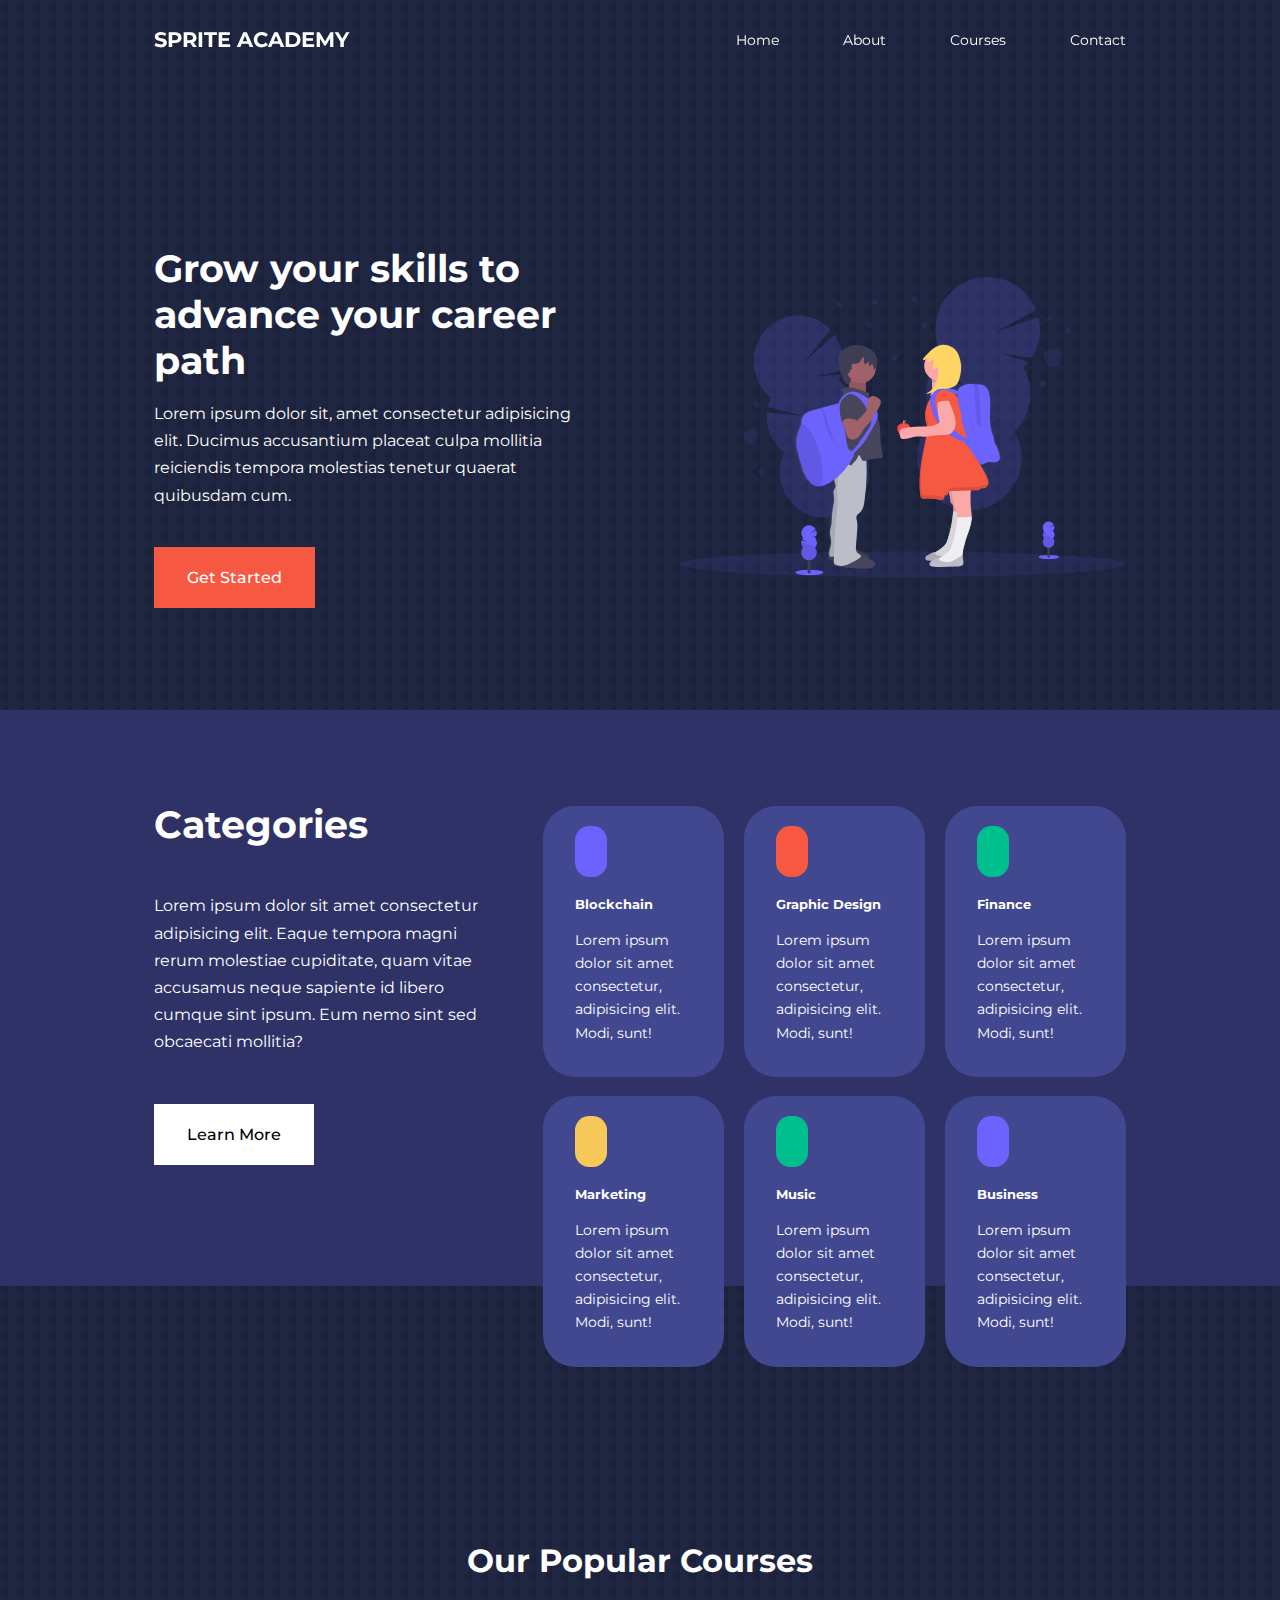
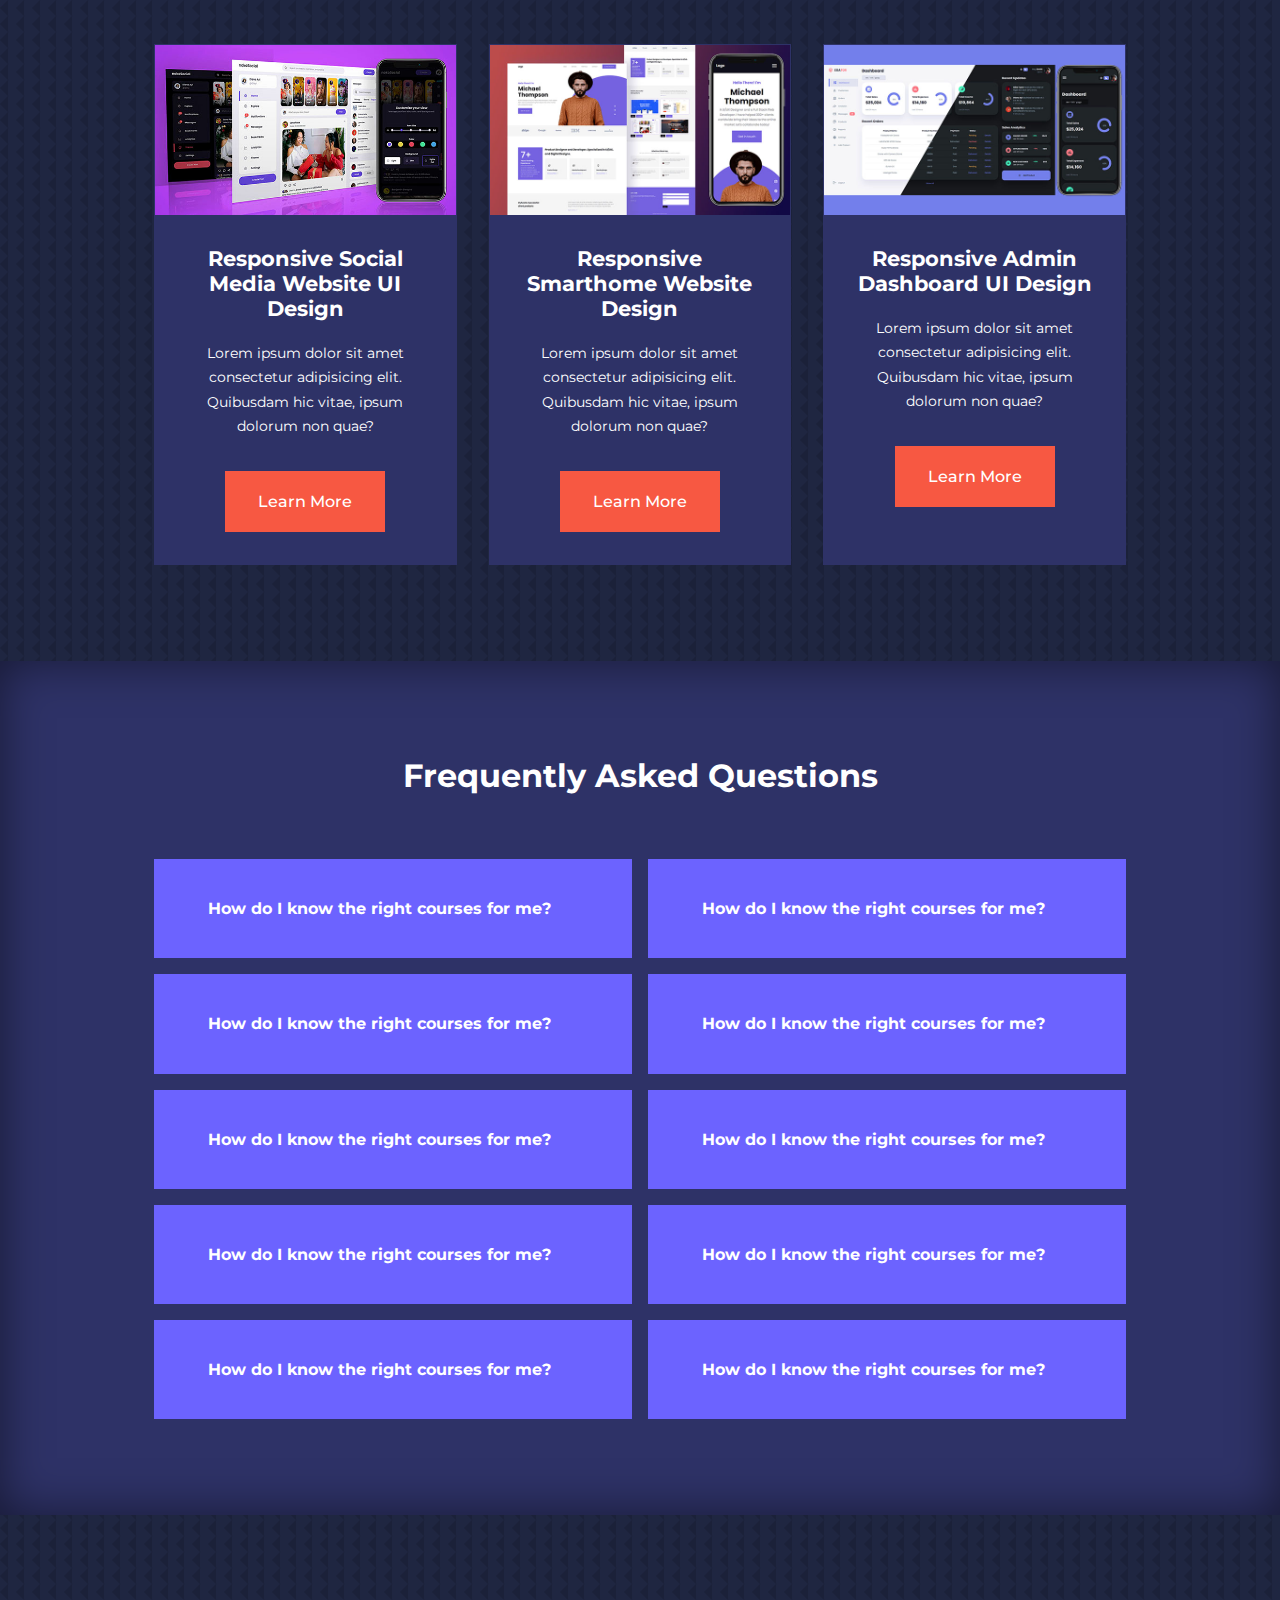
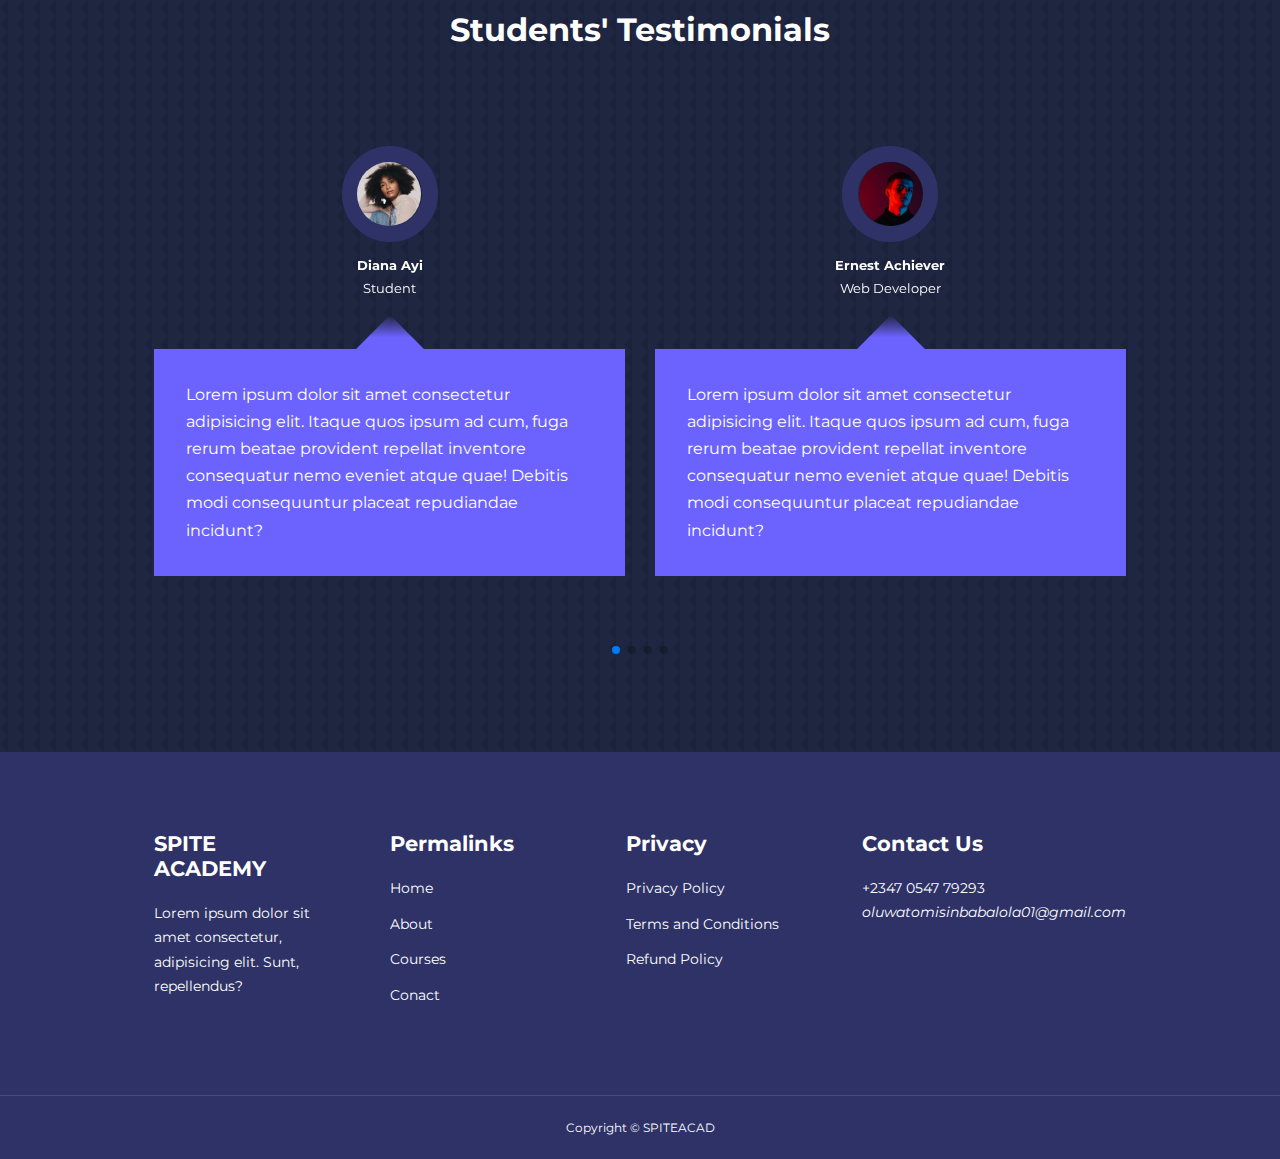
<file: index.html>
<!DOCTYPE html>
<html lang="en">
  <head>
    <meta charset="UTF-8" />
    <meta http-equiv="X-UA-Compatible" content="IE=edge" />
    <meta name="viewport" content="width=device-width, initial-scale=1.0" />
    <title>School Website</title>
    <link
      href="https://fonts.googleapis.com/css2?family=Montserrat:ital,wght@0,100;0,200;0,300;0,400;0,500;0,600;0,700;0,900;1,100;1,200;1,300;1,400;1,500;1,600;1,700;1,800;1,900&display=swap"
      rel="stylesheet"
    />
    <link
      rel="stylesheet"
      href="https://unicons.iconscout.com/release/v4.0.0/css/line.css"
    />
    <link rel="stylesheet" href="./css/style.css" />
    <!-- SWIPERJS -->
    <link
      rel="stylesheet"
      href="https://cdn.jsdelivr.net/npm/swiper@8/swiper-bundle.min.css"
    />
    <link
      rel="icon"
      type="image/png"
      sizes="32x32"
      href="./images/spitelogo.png"
    />

    <style>
      body {
        background-image: url(./images/bg-texture.png);
      }
    </style>
  </head>
  <body>
    <nav>
      <div class="container nav_container">
        <a href="index.html"><h4>SPRITE ACADEMY</h4></a>
        <ul class="nav_menu">
          <li><a href="index.html">Home</a></li>
          <li><a href="about.html">About</a></li>
          <li><a href="course.html">Courses</a></li>
          <li><a href="contact.html">Contact</a></li>
        </ul>
        <button id="open-menu-btn"><i class="uil uil-bars"></i></button>
        <button id="close-menu-btn"><i class="uil uil-multiply"></i></button>
      </div>
    </nav>
    <!------------- END OF NAV  -------------->

    <header>
      <div class="container header_container">
        <div class="header_left">
          <h1>Grow your skills to advance your career path</h1>
          <p>
            Lorem ipsum dolor sit, amet consectetur adipisicing elit. Ducimus
            accusantium placeat culpa mollitia reiciendis tempora molestias
            tenetur quaerat quibusdam cum.
          </p>
          <a href="course.html" class="btn btn-primary">Get Started</a>
        </div>

        <div class="header_right">
          <div class="header_right-image">
            <img src="./images/header.svg" alt="" />
          </div>
        </div>
      </div>
    </header>
    <!------------- END OF HEADER  -------------->

    <section class="categories">
      <div class="container categories_container">
        <div class="categories_left">
          <h1>Categories</h1>
          <p>
            Lorem ipsum dolor sit amet consectetur adipisicing elit. Eaque
            tempora magni rerum molestiae cupiditate, quam vitae accusamus neque
            sapiente id libero cumque sint ipsum. Eum nemo sint sed obcaecati
            mollitia?
          </p>
          <div><a href="#" class="btn">Learn More</a></div>
        </div>

        <div class="categories_right">
          <article class="category">
            <span class="category_icon"
              ><i class="uil uil-bitcoin-circle"></i
            ></span>
            <h5>Blockchain</h5>
            <p>
              Lorem ipsum dolor sit amet consectetur, adipisicing elit. Modi,
              sunt!
            </p>
          </article>
          <article class="category">
            <span class="category_icon"><i class="uil uil-palette"></i></span>
            <h5>Graphic Design</h5>
            <p>
              Lorem ipsum dolor sit amet consectetur, adipisicing elit. Modi,
              sunt!
            </p>
          </article>
          <article class="category">
            <span class="category_icon"
              ><i class="uil uil-usd-circle"></i
            ></span>
            <h5>Finance</h5>
            <p>
              Lorem ipsum dolor sit amet consectetur, adipisicing elit. Modi,
              sunt!
            </p>
          </article>
          <article class="category">
            <span class="category_icon"><i class="uil uil-megaphone"></i></span>
            <h5>Marketing</h5>
            <p>
              Lorem ipsum dolor sit amet consectetur, adipisicing elit. Modi,
              sunt!
            </p>
          </article>
          <article class="category">
            <span class="category_icon"><i class="uil uil-music"></i></span>
            <h5>Music</h5>
            <p>
              Lorem ipsum dolor sit amet consectetur, adipisicing elit. Modi,
              sunt!
            </p>
          </article>
          <article class="category">
            <span class="category_icon"
              ><i class="uil uil-puzzle-piece"></i
            ></span>
            <h5>Business</h5>
            <p>
              Lorem ipsum dolor sit amet consectetur, adipisicing elit. Modi,
              sunt!
            </p>
          </article>
        </div>
      </div>
    </section>
    <!------------- END OF CATEGORY  -------------->

    <section class="courses">
      <h2>Our Popular Courses</h2>
      <div class="container courses_container">
        <article class="course">
          <div class="course_img">
            <img src="./images/course1.jpg" alt="course1" />
          </div>
          <div class="course_info">
            <h4>Responsive Social Media Website UI Design</h4>
            <p>
              Lorem ipsum dolor sit amet consectetur adipisicing elit. Quibusdam
              hic vitae, ipsum dolorum non quae?
            </p>
            <a href="course.html" class="btn btn-primary">Learn More</a>
          </div>
        </article>

        <article class="course">
          <div class="course_img">
            <img src="./images/course2.jpg" alt="course2" />
          </div>
          <div class="course_info">
            <h4>Responsive Smarthome Website Design</h4>
            <p>
              Lorem ipsum dolor sit amet consectetur adipisicing elit. Quibusdam
              hic vitae, ipsum dolorum non quae?
            </p>
            <a href="course.html" class="btn btn-primary">Learn More</a>
          </div>
        </article>

        <article class="course">
          <div class="course_img">
            <img src="./images/course3.jpg" alt="course3" />
          </div>
          <div class="course_info">
            <h4>Responsive Admin Dashboard UI Design</h4>
            <p>
              Lorem ipsum dolor sit amet consectetur adipisicing elit. Quibusdam
              hic vitae, ipsum dolorum non quae?
            </p>
            <a href="course.html" class="btn btn-primary">Learn More</a>
          </div>
        </article>
      </div>
    </section>
    <!------------- END OF COURSES -------------->

    <section class="faqs">
      <h2>Frequently Asked Questions</h2>
      <div class="container faqs_container">
        <article class="faq">
          <div class="faq_icon"><i class="uil uil-plus"></i></div>
          <div class="question_answer">
            <h4>How do I know the right courses for me?</h4>
            <p>
              Lorem ipsum, dolor sit amet consectetur adipisicing elit. Modi nam
              excepturi iusto autem omnis quam voluptatum porro odio
              perferendis, ratione dolor inventore accusantium necessitatibus.
              Earum pariatur odio voluptatibus asperiores dolorem.
            </p>
          </div>
        </article>

        <article class="faq">
          <div class="faq_icon"><i class="uil uil-plus"></i></div>
          <div class="question_answer">
            <h4>How do I know the right courses for me?</h4>
            <p>
              Lorem ipsum, dolor sit amet consectetur adipisicing elit. Modi nam
              excepturi iusto autem omnis quam voluptatum porro odio
              perferendis, ratione dolor inventore accusantium necessitatibus.
              Earum pariatur odio voluptatibus asperiores dolorem.
            </p>
          </div>
        </article>

        <article class="faq">
          <div class="faq_icon"><i class="uil uil-plus"></i></div>
          <div class="question_answer">
            <h4>How do I know the right courses for me?</h4>
            <p>
              Lorem ipsum, dolor sit amet consectetur adipisicing elit. Modi nam
              excepturi iusto autem omnis quam voluptatum porro odio
              perferendis, ratione dolor inventore accusantium necessitatibus.
              Earum pariatur odio voluptatibus asperiores dolorem.
            </p>
          </div>
        </article>

        <article class="faq">
          <div class="faq_icon"><i class="uil uil-plus"></i></div>
          <div class="question_answer">
            <h4>How do I know the right courses for me?</h4>
            <p>
              Lorem ipsum, dolor sit amet consectetur adipisicing elit. Modi nam
              excepturi iusto autem omnis quam voluptatum porro odio
              perferendis, ratione dolor inventore accusantium necessitatibus.
              Earum pariatur odio voluptatibus asperiores dolorem.
            </p>
          </div>
        </article>

        <article class="faq">
          <div class="faq_icon"><i class="uil uil-plus"></i></div>
          <div class="question_answer">
            <h4>How do I know the right courses for me?</h4>
            <p>
              Lorem ipsum, dolor sit amet consectetur adipisicing elit. Modi nam
              excepturi iusto autem omnis quam voluptatum porro odio
              perferendis, ratione dolor inventore accusantium necessitatibus.
              Earum pariatur odio voluptatibus asperiores dolorem.
            </p>
          </div>
        </article>

        <article class="faq">
          <div class="faq_icon"><i class="uil uil-plus"></i></div>
          <div class="question_answer">
            <h4>How do I know the right courses for me?</h4>
            <p>
              Lorem ipsum, dolor sit amet consectetur adipisicing elit. Modi nam
              excepturi iusto autem omnis quam voluptatum porro odio
              perferendis, ratione dolor inventore accusantium necessitatibus.
              Earum pariatur odio voluptatibus asperiores dolorem.
            </p>
          </div>
        </article>

        <article class="faq">
          <div class="faq_icon"><i class="uil uil-plus"></i></div>
          <div class="question_answer">
            <h4>How do I know the right courses for me?</h4>
            <p>
              Lorem ipsum, dolor sit amet consectetur adipisicing elit. Modi nam
              excepturi iusto autem omnis quam voluptatum porro odio
              perferendis, ratione dolor inventore accusantium necessitatibus.
              Earum pariatur odio voluptatibus asperiores dolorem.
            </p>
          </div>
        </article>

        <article class="faq">
          <div class="faq_icon"><i class="uil uil-plus"></i></div>
          <div class="question_answer">
            <h4>How do I know the right courses for me?</h4>
            <p>
              Lorem ipsum, dolor sit amet consectetur adipisicing elit. Modi nam
              excepturi iusto autem omnis quam voluptatum porro odio
              perferendis, ratione dolor inventore accusantium necessitatibus.
              Earum pariatur odio voluptatibus asperiores dolorem.
            </p>
          </div>
        </article>

        <article class="faq">
          <div class="faq_icon"><i class="uil uil-plus"></i></div>
          <div class="question_answer">
            <h4>How do I know the right courses for me?</h4>
            <p>
              Lorem ipsum, dolor sit amet consectetur adipisicing elit. Modi nam
              excepturi iusto autem omnis quam voluptatum porro odio
              perferendis, ratione dolor inventore accusantium necessitatibus.
              Earum pariatur odio voluptatibus asperiores dolorem.
            </p>
          </div>
        </article>

        <article class="faq">
          <div class="faq_icon"><i class="uil uil-plus"></i></div>
          <div class="question_answer">
            <h4>How do I know the right courses for me?</h4>
            <p>
              Lorem ipsum, dolor sit amet consectetur adipisicing elit. Modi nam
              excepturi iusto autem omnis quam voluptatum porro odio
              perferendis, ratione dolor inventore accusantium necessitatibus.
              Earum pariatur odio voluptatibus asperiores dolorem.
            </p>
          </div>
        </article>
      </div>
    </section>
    <!------------- END OF FAQS  -------------->

    <section class="container testimonial_container mySwiper">
      <h2>Students' Testimonials</h2>
      <div class="swiper-wrapper">
        <article class="testimonial swiper-slide">
          <div class="avatar">
            <img src="./images/avatar1.jpg" alt="" />
          </div>
          <div class="testimonial_info">
            <h5>Diana Ayi</h5>
            <small>Student</small>
          </div>
          <div class="testimonial_body">
            <p>
              Lorem ipsum dolor sit amet consectetur adipisicing elit. Itaque
              quos ipsum ad cum, fuga rerum beatae provident repellat inventore
              consequatur nemo eveniet atque quae! Debitis modi consequuntur
              placeat repudiandae incidunt?
            </p>
          </div>
        </article>

        <article class="testimonial swiper-slide">
          <div class="avatar">
            <img src="./images/avatar2.jpg" alt="" />
          </div>
          <div class="testimonial_info">
            <h5>Ernest Achiever</h5>
            <small>Web Developer</small>
          </div>
          <div class="testimonial_body">
            <p>
              Lorem ipsum dolor sit amet consectetur adipisicing elit. Itaque
              quos ipsum ad cum, fuga rerum beatae provident repellat inventore
              consequatur nemo eveniet atque quae! Debitis modi consequuntur
              placeat repudiandae incidunt?
            </p>
          </div>
        </article>

        <article class="testimonial swiper-slide">
          <div class="avatar">
            <img src="./images/avatar3.jpg" alt="" />
          </div>
          <div class="testimonial_info">
            <h5>Edem Quist</h5>
            <small>Student</small>
          </div>
          <div class="testimonial_body">
            <p>
              Lorem ipsum dolor sit amet consectetur adipisicing elit. Itaque
              quos ipsum ad cum, fuga rerum beatae provident repellat inventore
              consequatur nemo eveniet atque quae! Debitis modi consequuntur
              placeat repudiandae incidunt?
            </p>
          </div>
        </article>

        <article class="testimonial swiper-slide">
          <div class="avatar">
            <img src="./images/avatar4.jpg" alt="" />
          </div>
          <div class="testimonial_info">
            <h5>Hajia Bintu</h5>
            <small>Student</small>
          </div>
          <div class="testimonial_body">
            <p>
              Lorem ipsum dolor sit amet consectetur adipisicing elit. Itaque
              quos ipsum ad cum, fuga rerum beatae provident repellat inventore
              consequatur nemo eveniet atque quae! Debitis modi consequuntur
              placeat repudiandae incidunt?
            </p>
          </div>
        </article>

        <article class="testimonial swiper-slide">
          <div class="avatar">
            <img src="./images/avatar5.jpg" alt="" />
          </div>
          <div class="testimonial_info">
            <h5>Jane Doe</h5>
            <small>Student</small>
          </div>
          <div class="testimonial_body">
            <p>
              Lorem ipsum dolor sit amet consectetur adipisicing elit. Itaque
              quos ipsum ad cum, fuga rerum beatae provident repellat inventore
              consequatur nemo eveniet atque quae! Debitis modi consequuntur
              placeat repudiandae incidunt?
            </p>
          </div>
        </article>
      </div>
      <div class="swiper-pagination"></div>
    </section>
    <!-- END OF TESTIMONIALS -->

    <footer class="footer">
      <div class="container footer_container">
        <div class="footer1">
          <a href="index.html" class="footerlogo"><h4>SPITE ACADEMY</h4></a>
          <p>
            Lorem ipsum dolor sit amet consectetur, adipisicing elit. Sunt,
            repellendus?
          </p>
        </div>

        <div class="footer2">
          <h4>Permalinks</h4>
          <ul class="permalinks">
            <li><a href="index.html">Home</a></li>
            <li><a href="about.html">About</a></li>
            <li><a href="courses.html">Courses</a></li>
            <li><a href="contact.html">Conact</a></li>
          </ul>
        </div>

        <div class="footer3">
          <h4>Privacy</h4>
          <ul class="privacy">
            <li><a href="#">Privacy Policy</a></li>
            <li><a href="#">Terms and Conditions</a></li>
            <li><a href="#">Refund Policy</a></li>
          </ul>
        </div>

        <div class="footer4">
          <h4>Contact Us</h4>
          <div>
            <p>+2347 0547 79293</p>
            <address>
              <a href="mailto:oluwatomisinbabalola01@gmail.com"
                >oluwatomisinbabalola01@gmail.com</a
              >
            </address>
          </div>

          <ul class="footer_socials">
            <li>
              <a href=""><i class="uil uil-facebook-f"></i></a>
            </li>
            <li>
              <a href=""><i class="uil uil-linkedin-alt"></i></a>
            </li>
            <li>
              <a href=""><i class="uil uil-instagram"></i></a>
            </li>
            <li>
              <a href=""><i class="uil uil-whatsapp"></i></a>
            </li>
          </ul>
        </div>
      </div>

      <div class="footer_copyright">
        <small>Copyright &copy; SPITEACAD</small>
      </div>
    </footer>

    <script src="./main.js" async defer></script>
    <script src="https://cdn.jsdelivr.net/npm/swiper@8/swiper-bundle.min.js"></script>

    <script>
      var swiper = new Swiper(".mySwiper", {
        slidesPerView: 1,
        spaceBetween: 30,
        pagination: {
          el: ".swiper-pagination",
          clickable: true,
        },
        // when window is >= 600px
        breakpoints: {
          600: {
            slidesPerView: 2,
          },
        },
      });
    </script>
  </body>
</html>
</file>
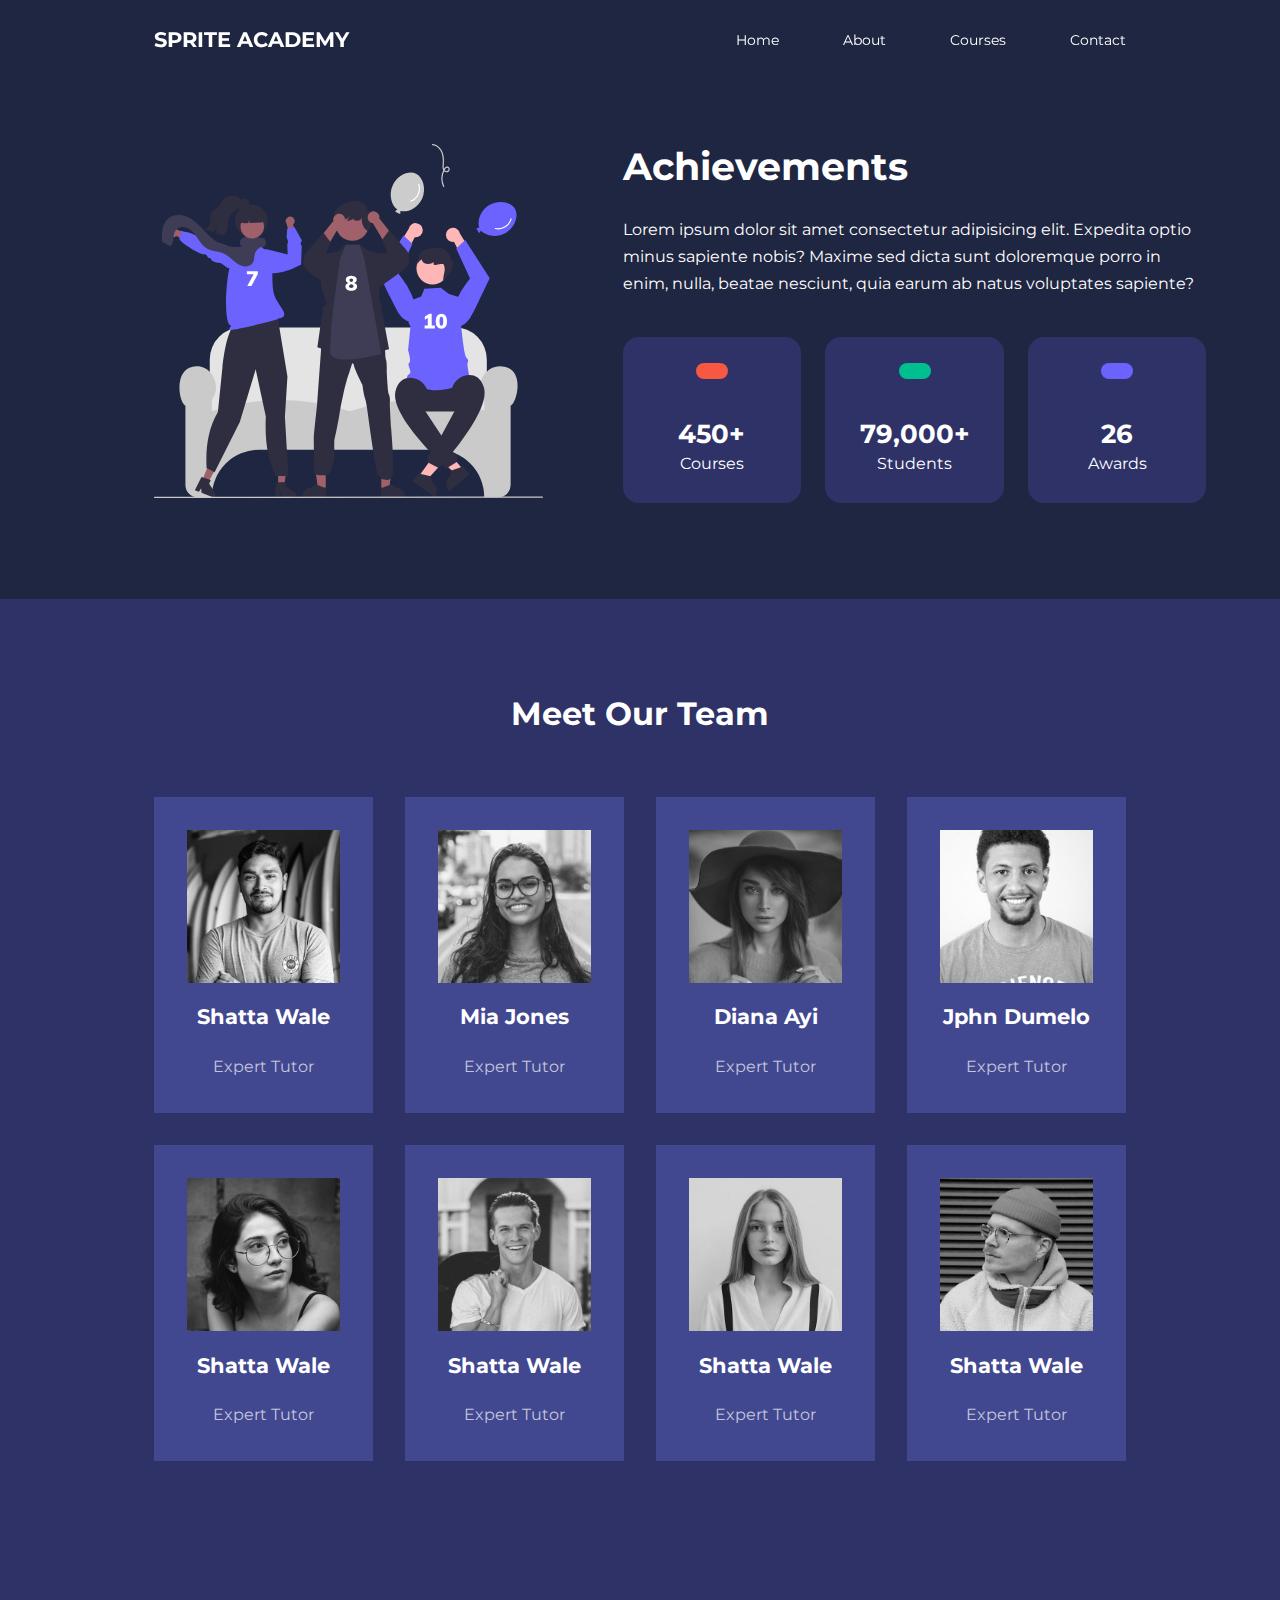
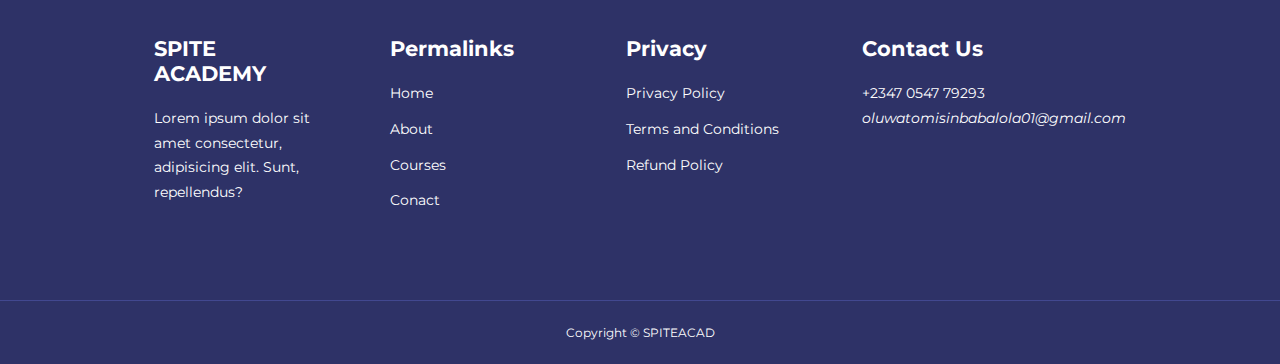
<file: about.html>
<!DOCTYPE html>
<html lang="en">
  <head>
    <meta charset="UTF-8" />
    <meta http-equiv="X-UA-Compatible" content="IE=edge" />
    <meta name="viewport" content="width=device-width, initial-scale=1.0" />
    <title>School Website</title>
    <link
      href="https://fonts.googleapis.com/css2?family=Montserrat:ital,wght@0,100;0,200;0,300;0,400;0,500;0,600;0,700;0,900;1,100;1,200;1,300;1,400;1,500;1,600;1,700;1,800;1,900&display=swap"
      rel="stylesheet"
    />
    <link
      rel="stylesheet"
      href="https://unicons.iconscout.com/release/v4.0.0/css/line.css"
    />
    <link rel="stylesheet" href="./css/style.css" />
    <link rel="stylesheet" href="./css/about.css" />
    <!-- SWIPERJS -->
    <link
      rel="stylesheet"
      href="https://cdn.jsdelivr.net/npm/swiper@8/swiper-bundle.min.css"
    />
    <link
      rel="icon"
      type="image/png"
      sizes="32x32"
      href="./images/spitelogo.png"
    />
  </head>
  <body>
    <nav>
      <div class="container nav_container">
        <a href="index.html"><h4>SPRITE ACADEMY</h4></a>
        <ul class="nav_menu">
          <li><a href="index.html">Home</a></li>
          <li><a href="about.html">About</a></li>
          <li><a href="course.html">Courses</a></li>
          <li><a href="contact.html">Contact</a></li>
        </ul>
        <button id="open-menu-btn"><i class="uil uil-bars"></i></button>
        <button id="close-menu-btn"><i class="uil uil-multiply"></i></button>
      </div>
    </nav>
    <!------------- END OF NAV  -------------->

    <section class="about_achievements">
      <div class="container about_achievements-container">
        <div class="about_achievement-left">
          <img src="./images/about achievements.svg" alt="celebration" />
        </div>
        <div class="about_achievement-right">
          <h1>Achievements</h1>
          <p>
            Lorem ipsum dolor sit amet consectetur adipisicing elit. Expedita
            optio minus sapiente nobis? Maxime sed dicta sunt doloremque porro
            in enim, nulla, beatae nesciunt, quia earum ab natus voluptates
            sapiente?
          </p>
          <div class="achievements_cards">
            <article class="achievement_card">
              <span class="achievement_icon"
                ><i class="uil uil-video"></i
              ></span>
              <h3>450+</h3>
              <p>Courses</p>
            </article>

            <article class="achievement_card">
              <span class="achievement_icon"
                ><i class="uil uil-users-alt"></i
              ></span>
              <h3>79,000+</h3>
              <p>Students</p>
            </article>

            <article class="achievement_card">
              <span class="achievement_icon"
                ><i class="uil uil-award"></i
              ></span>
              <h3>26</h3>
              <p>Awards</p>
            </article>
          </div>
        </div>
      </div>
    </section>
    <!-- END OF ACHIEVEMENTS -->

    <section class="team">
      <h2>Meet Our Team</h2>
      <div class="container team_container">
        <article class="team_member">
          <div class="team_member-image">
            <img src="./images/tm1.jpg" alt="teammember" />
          </div>
          <div class="team_member-info">
            <h4>Shatta Wale</h4>
            <p>Expert Tutor</p>
          </div>
          <div class="team_member-socials">
            <a href=""><i class="uil uil-instagram"></i></a>
            <a href=""><i class="uil uil-linkedin-alt"></i></a>
            <a href=""><i class="uil uil-facebook-f"></i></a>
          </div>
        </article>

        <article class="team_member">
          <div class="team_member-image">
            <img src="./images/tm2.jpg" alt="teammember" />
          </div>
          <div class="team_member-info">
            <h4>Mia Jones</h4>
            <p>Expert Tutor</p>
          </div>
          <div class="team_member-socials">
            <a href=""><i class="uil uil-instagram"></i></a>
            <a href=""><i class="uil uil-linkedin-alt"></i></a>
            <a href=""><i class="uil uil-facebook-f"></i></a>
          </div>
        </article>

        <article class="team_member">
          <div class="team_member-image">
            <img src="./images/tm3.jpg" alt="teammember" />
          </div>
          <div class="team_member-info">
            <h4>Diana Ayi</h4>
            <p>Expert Tutor</p>
          </div>
          <div class="team_member-socials">
            <a href=""><i class="uil uil-instagram"></i></a>
            <a href=""><i class="uil uil-linkedin-alt"></i></a>
            <a href=""><i class="uil uil-facebook-f"></i></a>
          </div>
        </article>

        <article class="team_member">
          <div class="team_member-image">
            <img src="./images/tm4.jpg" alt="teammember" />
          </div>
          <div class="team_member-info">
            <h4>Jphn Dumelo</h4>
            <p>Expert Tutor</p>
          </div>
          <div class="team_member-socials">
            <a href=""><i class="uil uil-instagram"></i></a>
            <a href=""><i class="uil uil-linkedin-alt"></i></a>
            <a href=""><i class="uil uil-facebook-f"></i></a>
          </div>
        </article>

        <article class="team_member">
          <div class="team_member-image">
            <img src="./images/tm5.jpg" alt="teammember" />
          </div>
          <div class="team_member-info">
            <h4>Shatta Wale</h4>
            <p>Expert Tutor</p>
          </div>
          <div class="team_member-socials">
            <a href=""><i class="uil uil-instagram"></i></a>
            <a href=""><i class="uil uil-linkedin-alt"></i></a>
            <a href=""><i class="uil uil-facebook-f"></i></a>
          </div>
        </article>

        <article class="team_member">
          <div class="team_member-image">
            <img src="./images/tm6.jpg" alt="teammember" />
          </div>
          <div class="team_member-info">
            <h4>Shatta Wale</h4>
            <p>Expert Tutor</p>
          </div>
          <div class="team_member-socials">
            <a href=""><i class="uil uil-instagram"></i></a>
            <a href=""><i class="uil uil-linkedin-alt"></i></a>
            <a href=""><i class="uil uil-facebook-f"></i></a>
          </div>
        </article>

        <article class="team_member">
          <div class="team_member-image">
            <img src="./images/tm7.jpg" alt="teammember" />
          </div>
          <div class="team_member-info">
            <h4>Shatta Wale</h4>
            <p>Expert Tutor</p>
          </div>
          <div class="team_member-socials">
            <a href=""><i class="uil uil-instagram"></i></a>
            <a href=""><i class="uil uil-linkedin-alt"></i></a>
            <a href=""><i class="uil uil-facebook-f"></i></a>
          </div>
        </article>

        <article class="team_member">
          <div class="team_member-image">
            <img src="./images/tm8.jpg" alt="teammember" />
          </div>
          <div class="team_member-info">
            <h4>Shatta Wale</h4>
            <p>Expert Tutor</p>
          </div>
          <div class="team_member-socials">
            <a href=""><i class="uil uil-instagram"></i></a>
            <a href=""><i class="uil uil-linkedin-alt"></i></a>
            <a href=""><i class="uil uil-facebook-f"></i></a>
          </div>
        </article>
      </div>
    </section>

    <footer class="footer">
      <div class="container footer_container">
        <div class="footer1">
          <a href="index.html" class="footerlogo"><h4>SPITE ACADEMY</h4></a>
          <p>
            Lorem ipsum dolor sit amet consectetur, adipisicing elit. Sunt,
            repellendus?
          </p>
        </div>

        <div class="footer2">
          <h4>Permalinks</h4>
          <ul class="permalinks">
            <li><a href="index.html">Home</a></li>
            <li><a href="about.html">About</a></li>
            <li><a href="courses.html">Courses</a></li>
            <li><a href="contact.html">Conact</a></li>
          </ul>
        </div>

        <div class="footer3">
          <h4>Privacy</h4>
          <ul class="privacy">
            <li><a href="#">Privacy Policy</a></li>
            <li><a href="#">Terms and Conditions</a></li>
            <li><a href="#">Refund Policy</a></li>
          </ul>
        </div>

        <div class="footer4">
          <h4>Contact Us</h4>
          <div>
            <p>+2347 0547 79293</p>
            <address>
              <a href="mailto:oluwatomisinbabalola01@gmail.com"
                >oluwatomisinbabalola01@gmail.com</a
              >
            </address>
          </div>

          <ul class="footer_socials">
            <li>
              <a href=""><i class="uil uil-facebook-f"></i></a>
            </li>
            <li>
              <a href=""><i class="uil uil-linkedin-alt"></i></a>
            </li>
            <li>
              <a href=""><i class="uil uil-instagram"></i></a>
            </li>
            <li>
              <a href=""><i class="uil uil-whatsapp"></i></a>
            </li>
          </ul>
        </div>
      </div>

      <div class="footer_copyright">
        <small>Copyright &copy; SPITEACAD</small>
      </div>
    </footer>

    <script src="./main.js" async defer></script>
  </body>
</html>
</file>
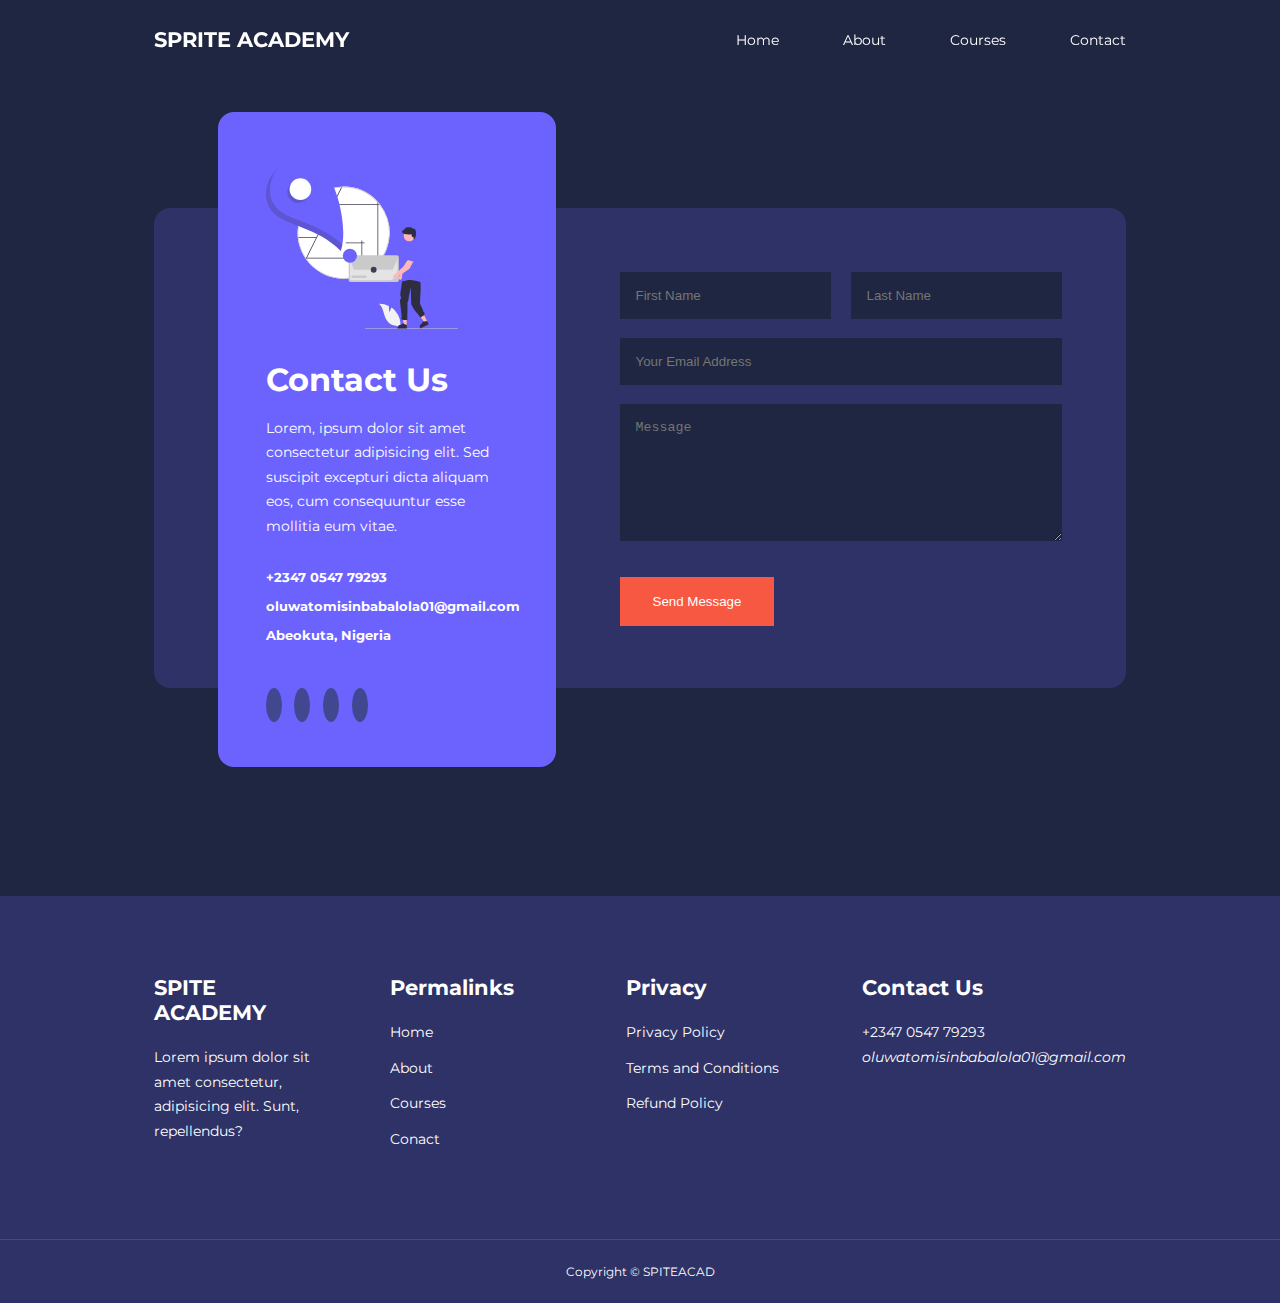
<file: contact.html>
<!DOCTYPE html>
<html lang="en">
  <head>
    <meta charset="UTF-8" />
    <meta http-equiv="X-UA-Compatible" content="IE=edge" />
    <meta name="viewport" content="width=device-width, initial-scale=1.0" />
    <title>School Website</title>
    <link
      href="https://fonts.googleapis.com/css2?family=Montserrat:ital,wght@0,100;0,200;0,300;0,400;0,500;0,600;0,700;0,900;1,100;1,200;1,300;1,400;1,500;1,600;1,700;1,800;1,900&display=swap"
      rel="stylesheet"
    />
    <link
      rel="stylesheet"
      href="https://unicons.iconscout.com/release/v4.0.0/css/line.css"
    />
    <link rel="stylesheet" href="./css/style.css" />
    <link rel="stylesheet" href="./css/contact.css" />
    <!-- SWIPERJS -->
    <link
      rel="stylesheet"
      href="https://cdn.jsdelivr.net/npm/swiper@8/swiper-bundle.min.css"
    />
    <link
      rel="icon"
      type="image/png"
      sizes="32x32"
      href="./images/spitelogo.png"
    />
  </head>
  <body>
    <nav>
      <div class="container nav_container">
        <a href="index.html"><h4>SPRITE ACADEMY</h4></a>
        <ul class="nav_menu">
          <li><a href="index.html">Home</a></li>
          <li><a href="about.html">About</a></li>
          <li><a href="course.html">Courses</a></li>
          <li><a href="contact.html">Contact</a></li>
        </ul>
        <button id="open-menu-btn"><i class="uil uil-bars"></i></button>
        <button id="close-menu-btn"><i class="uil uil-multiply"></i></button>
      </div>
    </nav>
    <!------------- END OF NAV  -------------->

    <section class="contact">
      <div class="container contact_container">
        <aside class="contact_aside">
          <div class="aside_image">
            <img src="./images/contact.svg" alt="contact mockup" />
          </div>
          <h2>Contact Us</h2>
          <p>
            Lorem, ipsum dolor sit amet consectetur adipisicing elit. Sed
            suscipit excepturi dicta aliquam eos, cum consequuntur esse mollitia
            eum vitae.
          </p>

          <ul class="contact_details">
            <li>
              <i class="uil uil-phone-times"></i>
              <h5>+2347 0547 79293</h5>
            </li>
            <li>
              <i class="uil uil-envelope"></i>
              <h5>
                <a href="mailto:oluwatomisinbabalola01@gmail.com"
                  >oluwatomisinbabalola01@gmail.com</a
                >
              </h5>
            </li>
            <li>
              <i class="uil uil-location-point"></i>
              <h5>Abeokuta, Nigeria</h5>
            </li>
          </ul>

          <ul class="contact_socials">
            <li>
              <a href=""><i class="uil uil-facebook-f"></i></a>
            </li>
            <li>
              <a href=""><i class="uil uil-linkedin-alt"></i></a>
            </li>
            <li>
              <a href=""><i class="uil uil-instagram"></i></a>
            </li>
            <li>
              <a href=""><i class="uil uil-whatsapp"></i></a>
            </li>
          </ul>
        </aside>

        <form
          action="https://formspree.io/f/xoqbvybn"
          method="POST"
          class="contact_form"
        >
          <div class="form_name">
            <input
              type="text"
              name="First Name"
              placeholder="First Name"
              required
            />
            <input
              type="text"
              name="Last Name"
              placeholder="Last Name"
              required
            />
          </div>
          <input
            class="email"
            type="email"
            name="Email Address"
            placeholder="Your Email Address"
            required
          />
          <textarea
            name="Message"
            rows="7"
            placeholder="Message"
            required
          ></textarea>
          <button type="submit" class="btn btn-primary">Send Message</button>
        </form>
      </div>
    </section>

    <footer class="footer">
      <div class="container footer_container">
        <div class="footer1">
          <a href="index.html" class="footerlogo"><h4>SPITE ACADEMY</h4></a>
          <p>
            Lorem ipsum dolor sit amet consectetur, adipisicing elit. Sunt,
            repellendus?
          </p>
        </div>

        <div class="footer2">
          <h4>Permalinks</h4>
          <ul class="permalinks">
            <li><a href="index.html">Home</a></li>
            <li><a href="about.html">About</a></li>
            <li><a href="courses.html">Courses</a></li>
            <li><a href="contact.html">Conact</a></li>
          </ul>
        </div>

        <div class="footer3">
          <h4>Privacy</h4>
          <ul class="privacy">
            <li><a href="#">Privacy Policy</a></li>
            <li><a href="#">Terms and Conditions</a></li>
            <li><a href="#">Refund Policy</a></li>
          </ul>
        </div>

        <div class="footer4">
          <h4>Contact Us</h4>
          <div>
            <p>+2347 0547 79293</p>
            <address>
              <a href="mailto:oluwatomisinbabalola01@gmail.com"
                >oluwatomisinbabalola01@gmail.com</a
              >
            </address>
          </div>

          <ul class="footer_socials">
            <li>
              <a href=""><i class="uil uil-facebook-f"></i></a>
            </li>
            <li>
              <a href=""><i class="uil uil-linkedin-alt"></i></a>
            </li>
            <li>
              <a href=""><i class="uil uil-instagram"></i></a>
            </li>
            <li>
              <a href=""><i class="uil uil-whatsapp"></i></a>
            </li>
          </ul>
        </div>
      </div>

      <div class="footer_copyright">
        <small>Copyright &copy; SPITEACAD</small>
      </div>
    </footer>

    <script src="./main.js" async defer></script>
  </body>
</html>
</file>
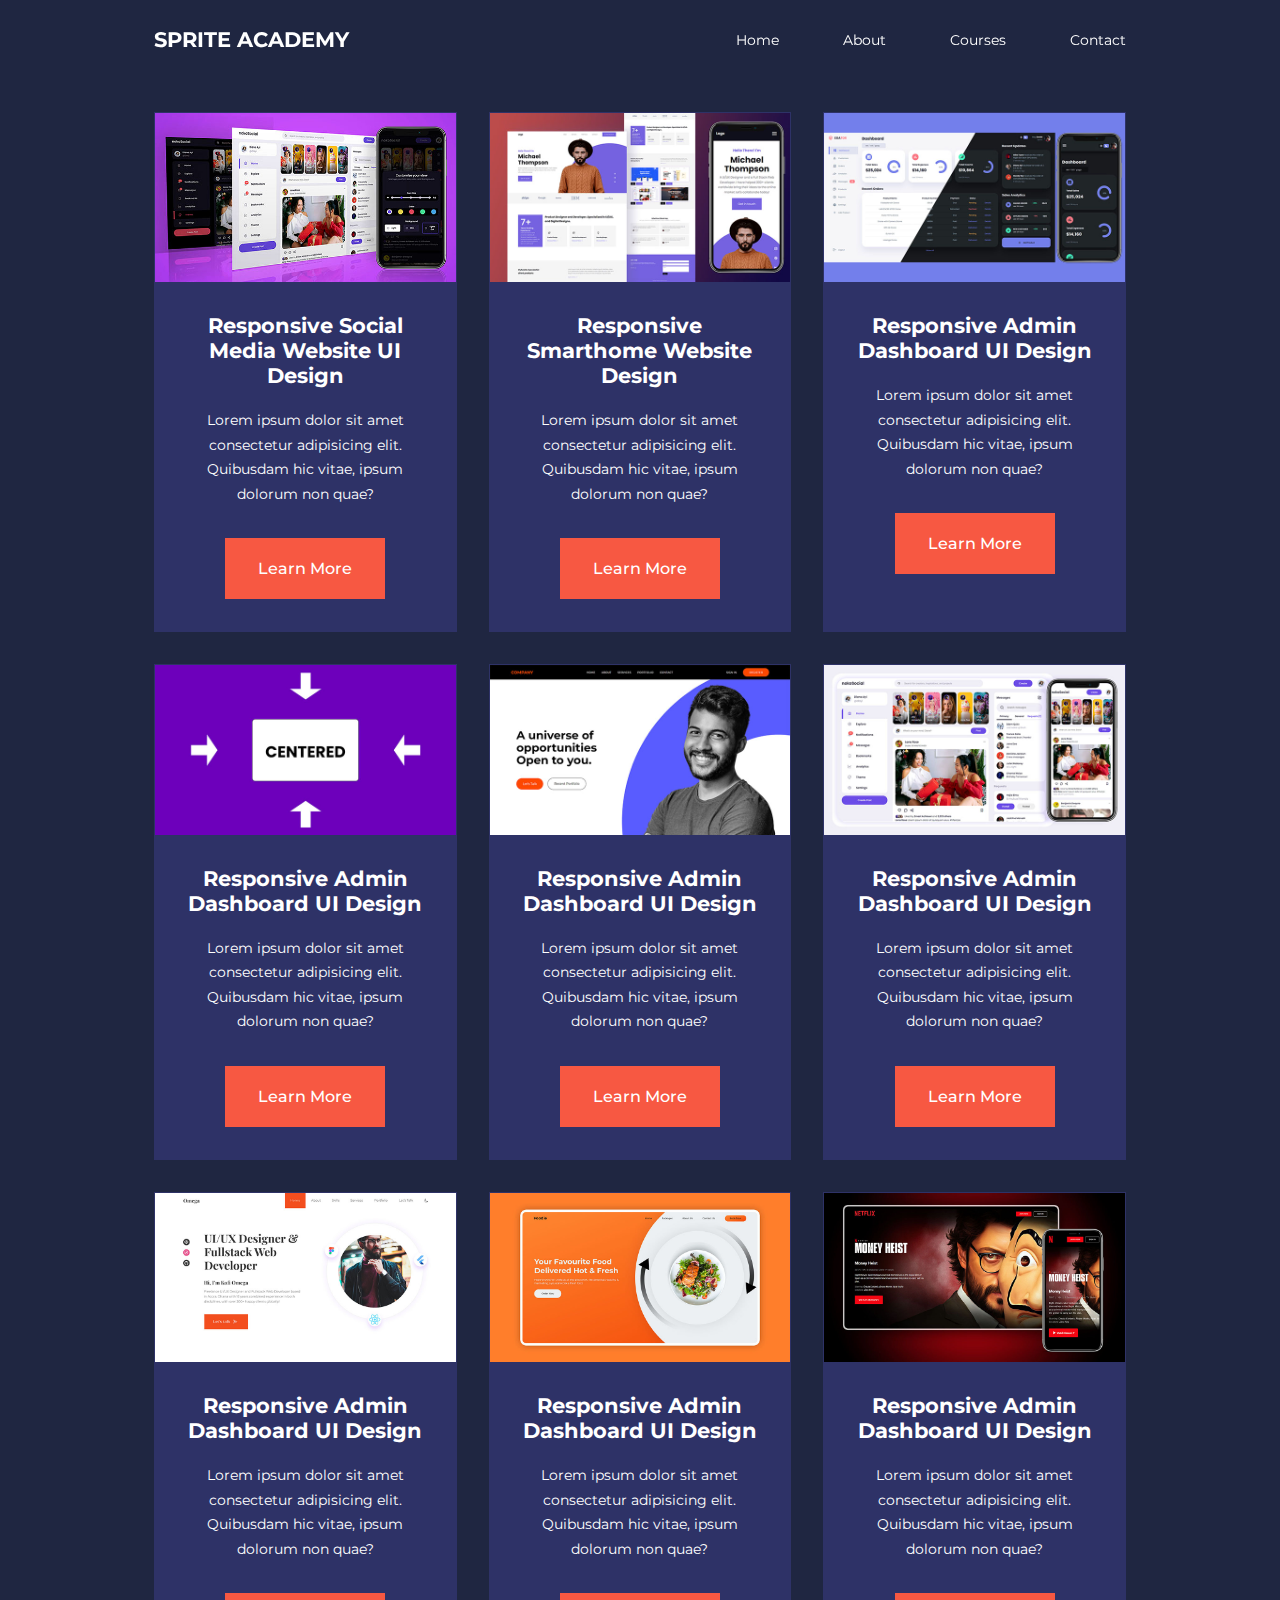
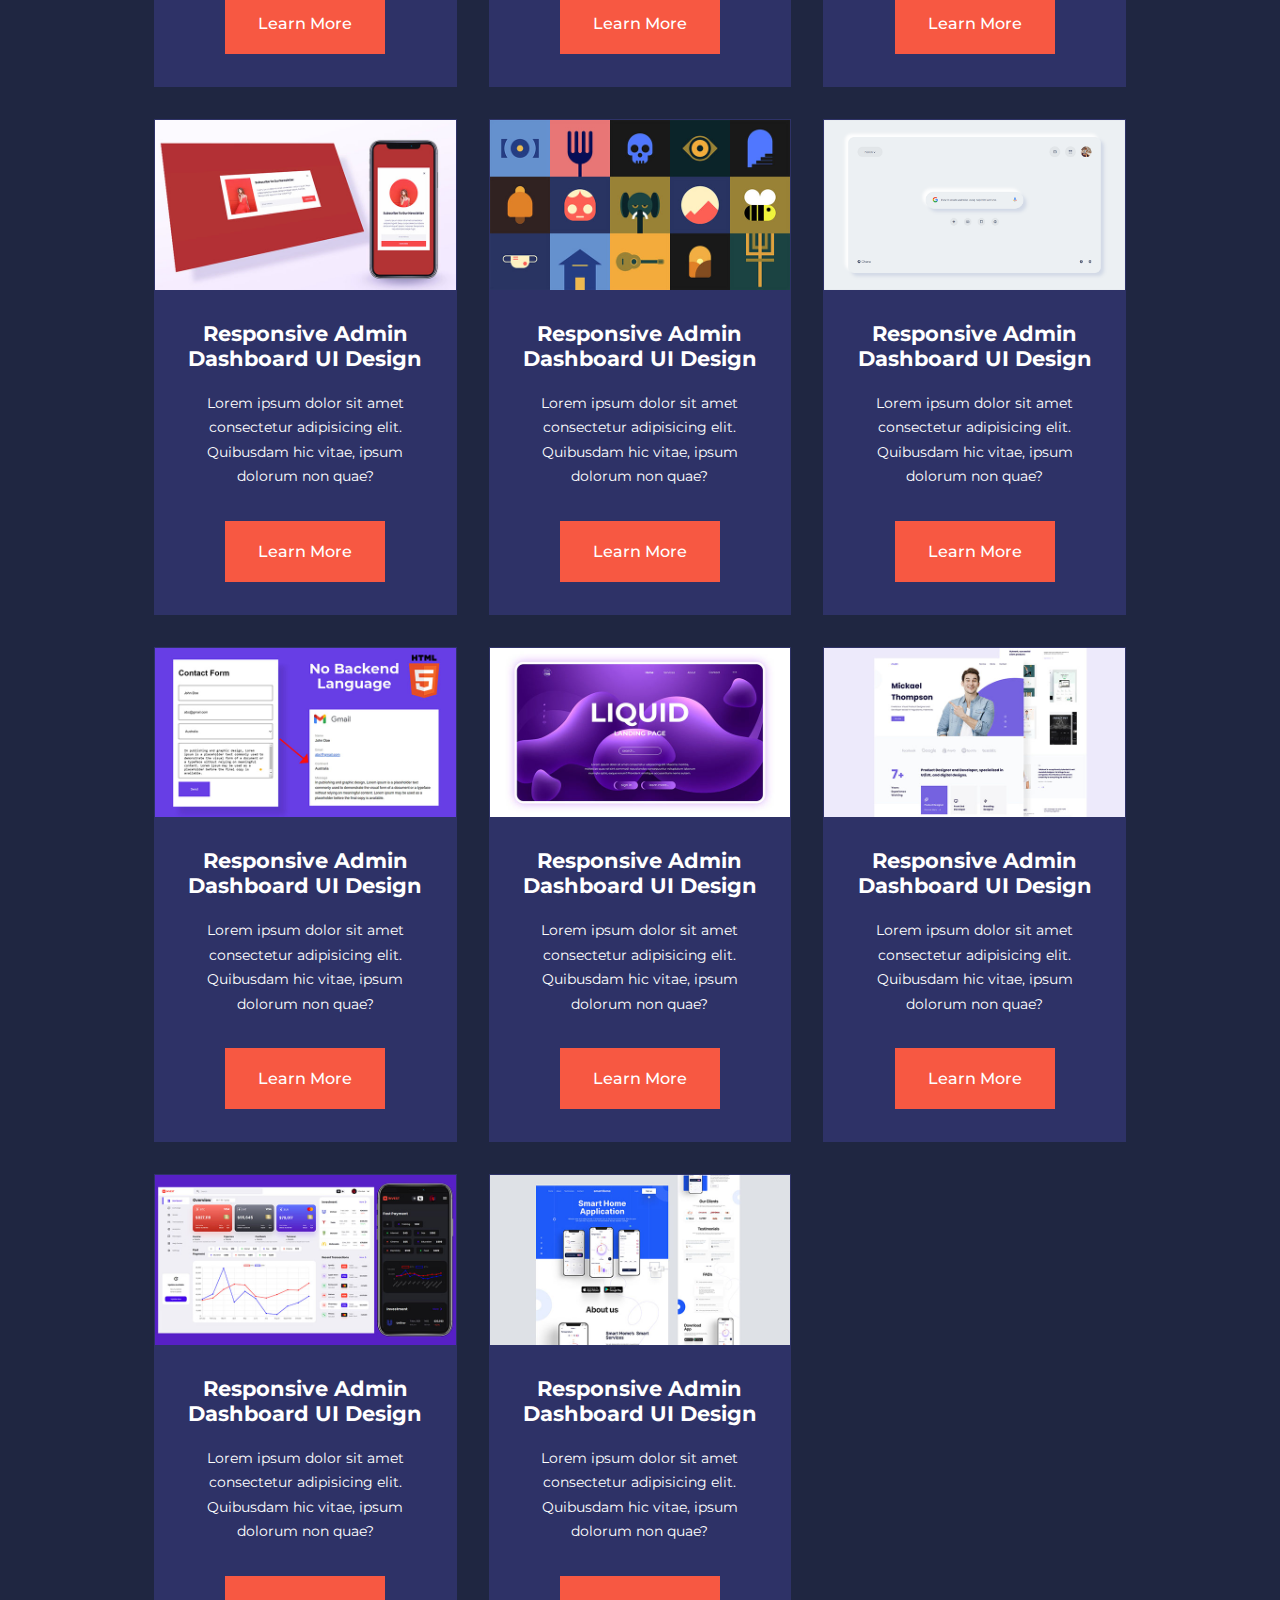
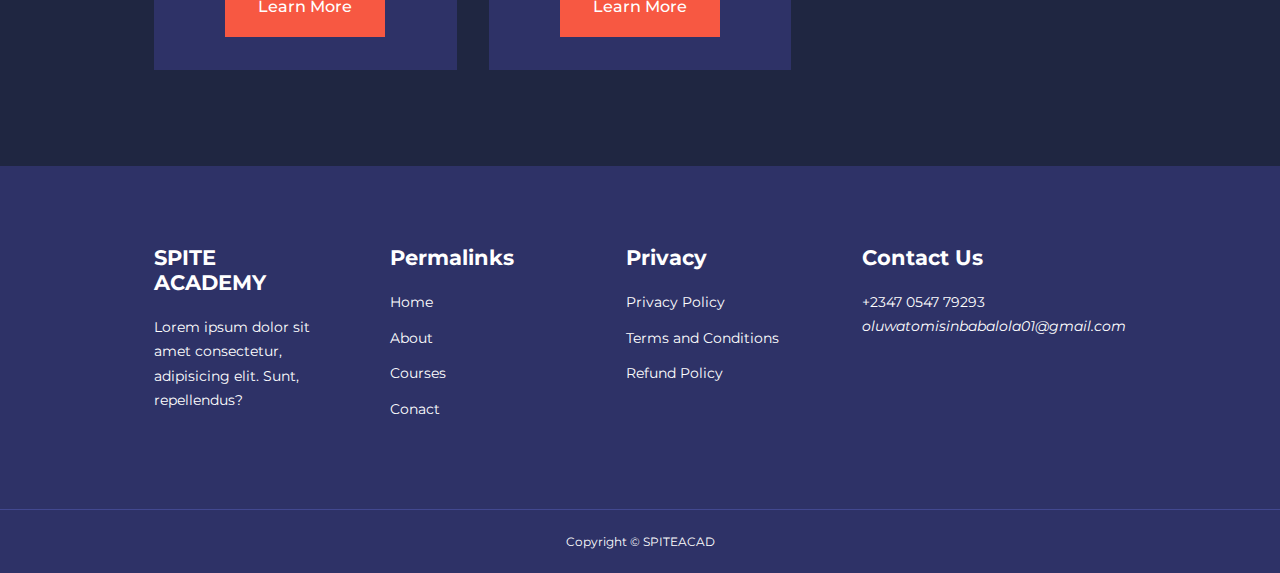
<file: course.html>
<!DOCTYPE html>
<html lang="en">
  <head>
    <meta charset="UTF-8" />
    <meta http-equiv="X-UA-Compatible" content="IE=edge" />
    <meta name="viewport" content="width=device-width, initial-scale=1.0" />
    <title>School Website</title>
    <link
      href="https://fonts.googleapis.com/css2?family=Montserrat:ital,wght@0,100;0,200;0,300;0,400;0,500;0,600;0,700;0,900;1,100;1,200;1,300;1,400;1,500;1,600;1,700;1,800;1,900&display=swap"
      rel="stylesheet"
    />
    <link
      rel="stylesheet"
      href="https://unicons.iconscout.com/release/v4.0.0/css/line.css"
    />
    <link rel="stylesheet" href="./css/style.css" />
    <link rel="stylesheet" href="./css/course.css" />
    <!-- SWIPERJS -->
    <link
      rel="stylesheet"
      href="https://cdn.jsdelivr.net/npm/swiper@8/swiper-bundle.min.css"
    />
    <link
      rel="icon"
      type="image/png"
      sizes="32x32"
      href="./images/spitelogo.png"
    />
  </head>
  <body>
    <nav>
      <div class="container nav_container">
        <a href="index.html"><h4>SPRITE ACADEMY</h4></a>
        <ul class="nav_menu">
          <li><a href="index.html">Home</a></li>
          <li><a href="about.html">About</a></li>
          <li><a href="course.html">Courses</a></li>
          <li><a href="contact.html">Contact</a></li>
        </ul>
        <button id="open-menu-btn"><i class="uil uil-bars"></i></button>
        <button id="close-menu-btn"><i class="uil uil-multiply"></i></button>
      </div>
    </nav>
    <!------------- END OF NAV  -------------->

    <section class="courses">
      <div class="container courses_container">
        <article class="course">
          <div class="course_img">
            <img src="./images/course1.jpg" alt="course1" />
          </div>
          <div class="course_info">
            <h4>Responsive Social Media Website UI Design</h4>
            <p>
              Lorem ipsum dolor sit amet consectetur adipisicing elit. Quibusdam
              hic vitae, ipsum dolorum non quae?
            </p>
            <a href="course.html" class="btn btn-primary">Learn More</a>
          </div>
        </article>

        <article class="course">
          <div class="course_img">
            <img src="./images/course2.jpg" alt="course2" />
          </div>
          <div class="course_info">
            <h4>Responsive Smarthome Website Design</h4>
            <p>
              Lorem ipsum dolor sit amet consectetur adipisicing elit. Quibusdam
              hic vitae, ipsum dolorum non quae?
            </p>
            <a href="course.html" class="btn btn-primary">Learn More</a>
          </div>
        </article>

        <article class="course">
          <div class="course_img">
            <img src="./images/course3.jpg" alt="course3" />
          </div>
          <div class="course_info">
            <h4>Responsive Admin Dashboard UI Design</h4>
            <p>
              Lorem ipsum dolor sit amet consectetur adipisicing elit. Quibusdam
              hic vitae, ipsum dolorum non quae?
            </p>
            <a href="course.html" class="btn btn-primary">Learn More</a>
          </div>
        </article>

        <article class="course">
          <div class="course_img">
            <img src="./images/course4.jpg" alt="course3" />
          </div>
          <div class="course_info">
            <h4>Responsive Admin Dashboard UI Design</h4>
            <p>
              Lorem ipsum dolor sit amet consectetur adipisicing elit. Quibusdam
              hic vitae, ipsum dolorum non quae?
            </p>
            <a href="course.html" class="btn btn-primary">Learn More</a>
          </div>
        </article>

        <article class="course">
          <div class="course_img">
            <img src="./images/course5.jpg" alt="course3" />
          </div>
          <div class="course_info">
            <h4>Responsive Admin Dashboard UI Design</h4>
            <p>
              Lorem ipsum dolor sit amet consectetur adipisicing elit. Quibusdam
              hic vitae, ipsum dolorum non quae?
            </p>
            <a href="course.html" class="btn btn-primary">Learn More</a>
          </div>
        </article>

        <article class="course">
          <div class="course_img">
            <img src="./images/course6.jpg" alt="course3" />
          </div>
          <div class="course_info">
            <h4>Responsive Admin Dashboard UI Design</h4>
            <p>
              Lorem ipsum dolor sit amet consectetur adipisicing elit. Quibusdam
              hic vitae, ipsum dolorum non quae?
            </p>
            <a href="course.html" class="btn btn-primary">Learn More</a>
          </div>
        </article>

        <article class="course">
          <div class="course_img">
            <img src="./images/course7.jpg" alt="course3" />
          </div>
          <div class="course_info">
            <h4>Responsive Admin Dashboard UI Design</h4>
            <p>
              Lorem ipsum dolor sit amet consectetur adipisicing elit. Quibusdam
              hic vitae, ipsum dolorum non quae?
            </p>
            <a href="course.html" class="btn btn-primary">Learn More</a>
          </div>
        </article>

        <article class="course">
          <div class="course_img">
            <img src="./images/course8.jpg" alt="course3" />
          </div>
          <div class="course_info">
            <h4>Responsive Admin Dashboard UI Design</h4>
            <p>
              Lorem ipsum dolor sit amet consectetur adipisicing elit. Quibusdam
              hic vitae, ipsum dolorum non quae?
            </p>
            <a href="course.html" class="btn btn-primary">Learn More</a>
          </div>
        </article>

        <article class="course">
          <div class="course_img">
            <img src="./images/course9.jpg" alt="course3" />
          </div>
          <div class="course_info">
            <h4>Responsive Admin Dashboard UI Design</h4>
            <p>
              Lorem ipsum dolor sit amet consectetur adipisicing elit. Quibusdam
              hic vitae, ipsum dolorum non quae?
            </p>
            <a href="course.html" class="btn btn-primary">Learn More</a>
          </div>
        </article>

        <article class="course">
          <div class="course_img">
            <img src="./images/course10.jpg" alt="course3" />
          </div>
          <div class="course_info">
            <h4>Responsive Admin Dashboard UI Design</h4>
            <p>
              Lorem ipsum dolor sit amet consectetur adipisicing elit. Quibusdam
              hic vitae, ipsum dolorum non quae?
            </p>
            <a href="course.html" class="btn btn-primary">Learn More</a>
          </div>
        </article>

        <article class="course">
          <div class="course_img">
            <img src="./images/course11.jpg" alt="course3" />
          </div>
          <div class="course_info">
            <h4>Responsive Admin Dashboard UI Design</h4>
            <p>
              Lorem ipsum dolor sit amet consectetur adipisicing elit. Quibusdam
              hic vitae, ipsum dolorum non quae?
            </p>
            <a href="course.html" class="btn btn-primary">Learn More</a>
          </div>
        </article>

        <article class="course">
          <div class="course_img">
            <img src="./images/course12.jpg" alt="course3" />
          </div>
          <div class="course_info">
            <h4>Responsive Admin Dashboard UI Design</h4>
            <p>
              Lorem ipsum dolor sit amet consectetur adipisicing elit. Quibusdam
              hic vitae, ipsum dolorum non quae?
            </p>
            <a href="course.html" class="btn btn-primary">Learn More</a>
          </div>
        </article>

        <article class="course">
          <div class="course_img">
            <img src="./images/course14.jpg" alt="course3" />
          </div>
          <div class="course_info">
            <h4>Responsive Admin Dashboard UI Design</h4>
            <p>
              Lorem ipsum dolor sit amet consectetur adipisicing elit. Quibusdam
              hic vitae, ipsum dolorum non quae?
            </p>
            <a href="course.html" class="btn btn-primary">Learn More</a>
          </div>
        </article>

        <article class="course">
          <div class="course_img">
            <img src="./images/course15.jpg" alt="course3" />
          </div>
          <div class="course_info">
            <h4>Responsive Admin Dashboard UI Design</h4>
            <p>
              Lorem ipsum dolor sit amet consectetur adipisicing elit. Quibusdam
              hic vitae, ipsum dolorum non quae?
            </p>
            <a href="course.html" class="btn btn-primary">Learn More</a>
          </div>
        </article>

        <article class="course">
          <div class="course_img">
            <img src="./images/course16.jpg" alt="course3" />
          </div>
          <div class="course_info">
            <h4>Responsive Admin Dashboard UI Design</h4>
            <p>
              Lorem ipsum dolor sit amet consectetur adipisicing elit. Quibusdam
              hic vitae, ipsum dolorum non quae?
            </p>
            <a href="course.html" class="btn btn-primary">Learn More</a>
          </div>
        </article>

        <article class="course">
          <div class="course_img">
            <img src="./images/course17.jpg" alt="course3" />
          </div>
          <div class="course_info">
            <h4>Responsive Admin Dashboard UI Design</h4>
            <p>
              Lorem ipsum dolor sit amet consectetur adipisicing elit. Quibusdam
              hic vitae, ipsum dolorum non quae?
            </p>
            <a href="course.html" class="btn btn-primary">Learn More</a>
          </div>
        </article>

        <article class="course">
          <div class="course_img">
            <img src="./images/course18.jpg" alt="course3" />
          </div>
          <div class="course_info">
            <h4>Responsive Admin Dashboard UI Design</h4>
            <p>
              Lorem ipsum dolor sit amet consectetur adipisicing elit. Quibusdam
              hic vitae, ipsum dolorum non quae?
            </p>
            <a href="course.html" class="btn btn-primary">Learn More</a>
          </div>
        </article>
      </div>
    </section>

    <footer class="footer">
      <div class="container footer_container">
        <div class="footer1">
          <a href="index.html" class="footerlogo"><h4>SPITE ACADEMY</h4></a>
          <p>
            Lorem ipsum dolor sit amet consectetur, adipisicing elit. Sunt,
            repellendus?
          </p>
        </div>

        <div class="footer2">
          <h4>Permalinks</h4>
          <ul class="permalinks">
            <li><a href="index.html">Home</a></li>
            <li><a href="about.html">About</a></li>
            <li><a href="courses.html">Courses</a></li>
            <li><a href="contact.html">Conact</a></li>
          </ul>
        </div>

        <div class="footer3">
          <h4>Privacy</h4>
          <ul class="privacy">
            <li><a href="#">Privacy Policy</a></li>
            <li><a href="#">Terms and Conditions</a></li>
            <li><a href="#">Refund Policy</a></li>
          </ul>
        </div>

        <div class="footer4">
          <h4>Contact Us</h4>
          <div>
            <p>+2347 0547 79293</p>
            <address>
              <a href="mailto:oluwatomisinbabalola01@gmail.com"
                >oluwatomisinbabalola01@gmail.com</a
              >
            </address>
          </div>

          <ul class="footer_socials">
            <li>
              <a href=""><i class="uil uil-facebook-f"></i></a>
            </li>
            <li>
              <a href=""><i class="uil uil-linkedin-alt"></i></a>
            </li>
            <li>
              <a href=""><i class="uil uil-instagram"></i></a>
            </li>
            <li>
              <a href=""><i class="uil uil-whatsapp"></i></a>
            </li>
          </ul>
        </div>
      </div>

      <div class="footer_copyright">
        <small>Copyright &copy; SPITEACAD</small>
      </div>
    </footer>

    <script src="./main.js" async defer></script>
  </body>
</html>
</file>
<file: css/style.css>
* {
  padding: 0;
  margin: 0;
  outline: 0;
  border: 0;
  text-decoration: none;
  list-style: none;
  box-sizing: border-box;
  scroll-behavior: smooth;
}

:root {
  --color-primary: #6c63ff;
  --color-sucecss: #00bf8e;
  --color-warning: #f7c95b;
  --color-danger: #f75842;
  --color-danger-variant: rgba(247, 88, 66, 0.6);
  --color-light: rgba(255, 255, 255, 0.7);
  --color-bg: #1f2641;
  --color-bg1: #2e3267;
  --color-bg2: #424890;

  --container-width-lg: 76%;
  --container-width-md: 90%;
  --container-width-sm: 94%;

  --transition: all 400ms ease;
}

body {
  font-family: "Montserrat", sans-serif;
  line-height: 1.7;
  color: white;
  background: var(--color-bg);
}

body::-webkit-scrollbar {
  width: 10px;
}

body::-webkit-scrollbar-thumb {
  background-color: var(--color-bg2);
  border-radius: 20px;
}

body::-webkit-scrollbar-thumb:hover {
  background-color: var(--color-bg1);
}

.container {
  width: var(--container-width-lg);
  margin: 0 auto;
}

section {
  padding: 6rem 0;
}

section h2 {
  text-align: center;
  margin-bottom: 4rem;
}

h1,
h2,
h3,
h4,
h5 {
  line-height: 1.2;
}

h1 {
  font-size: 2.4rem;
}

h2 {
  font-size: 2rem;
}

h3 {
  font-size: 1.6rem;
}

h4 {
  font-size: 1.3rem;
}

a {
  color: white;
}

img {
  width: 100%;
  display: block;
  object-fit: cover;
}

.btn {
  display: inline-block;
  color: black;
  background: white;
  padding: 1rem 2rem;
  border: 1px solid transparent;
  font-weight: 500;
  transition: var(--transition);
}

.btn:hover {
  background: transparent;
  color: white;
  border-color: white;
}

.btn-primary {
  color: white;
  background-color: var(--color-danger);
}

/* ========== NAVBAR ========== */

nav {
  width: 100%;
  height: 5rem;
  position: fixed;
  top: 0;
  z-index: 11;
}

.window-scroll {
  backdrop-filter: blur(4px) saturate(101%);
  -webkit-backdrop-filter: blur(4px) saturate(101%);
  background-color: rgba(255, 255, 255, 0.06);
  transition: var(--transition);
}

.nav_container {
  height: 100%;
  display: flex;
  justify-content: space-between;
  align-items: center;
}

nav button {
  display: none;
}

.nav_menu {
  display: flex;
  align-items: center;
  gap: 4rem;
}

.nav_menu a {
  font-size: 0.9rem;
  transition: var(--transition);
}

.nav_menu a:hover {
  color: var(--color-primary);
}

/* ========== HEADER ========== */

header {
  position: relative;
  top: 7rem;
  overflow: hidden;
  height: 70vh;
  margin-bottom: 5rem;
}

.header_container {
  display: grid;
  grid-template-columns: 1fr 1fr;
  align-items: center;
  gap: 5rem;
  height: 100%;
}

.header_left p {
  margin: 1rem 0 2.4rem;
}

/* ========== CATEGORY ========== */
.categories {
  background-color: var(--color-bg1);
  height: 36rem;
  /* margin-top: 10rem; */
}

.categories h1 {
  line-height: 1;
  margin-bottom: 3rem;
}

.categories_container {
  display: grid;
  grid-template-columns: 40% 60%;
}

.categories_left {
  margin-right: 4rem;
}

.categories_left p {
  margin: 1rem 0 3rem;
}

.categories_right {
  display: grid;
  grid-template-columns: repeat(3, 1fr);
  gap: 1.2rem;
}

.category {
  background-color: var(--color-bg2);
  padding: 2rem;
  border-radius: 2rem;
  transition: var(--transition);
}

.category:hover {
  box-shadow: 0 0 3rem rgba(0, 0, 0, 0.3);
  z-index: 1;
}

.category:nth-child(2) .category_icon {
  background-color: var(--color-danger);
}

.category:nth-child(3) .category_icon {
  background-color: var(--color-sucecss);
}

.category:nth-child(4) .category_icon {
  background-color: var(--color-warning);
}

.category:nth-child(5) .category_icon {
  background-color: var(--color-sucecss);
}

.category_icon {
  background-color: var(--color-primary);
  padding: 1rem;
  border-radius: 0.9rem;
}

.category h5 {
  margin: 2rem 0 1rem;
}

.category p {
  font-size: 0.85rem;
}

/* ========== POPULAR COURSES ========== */
.courses {
  margin-top: 10rem;
}

.courses_container {
  display: grid;
  grid-template-columns: repeat(3, 1fr);
  gap: 2rem;
}

.course {
  background-color: var(--color-bg1);
  text-align: center;
  border: 1px solid transparent;
  transition: var(--transition);
}

.course:hover {
  background-color: transparent;
  border-color: var(--color-primary);
}

.course_info {
  padding: 2rem;
}

.course_info p {
  margin: 1.2rem 0 2rem;
  font-size: 0.9rem;
}

/* ========== FAQS ========== */
.faqs {
  background: var(--color-bg1);
  box-shadow: inset 0 0 3rem rgba(0, 0, 0, 0.5);
}

.faqs_container {
  display: grid;
  grid-template-columns: 1fr 1fr;
  gap: 1rem;
}

.faq {
  padding: 2rem;
  display: flex;
  align-items: center;
  gap: 1.4rem;
  height: fit-content;
  background-color: var(--color-primary);
  cursor: pointer;
}

.faq h4 {
  font-size: 1rem;
  line-height: 2.2;
}

.faq_icon {
  align-self: flex-start;
  font-size: 1.2rem;
}

.faq p {
  margin-top: 0.8rem;
  display: none;
}

.faq.open p {
  display: block;
}

/* ========== TESTIMONIALS ========== */
.testimonial_container {
  overflow: hidden;
  position: relative;
  margin-bottom: 5rem;
}

.testimonial {
  padding-top: 2rem;
}

.avatar {
  width: 6rem;
  height: 6rem;
  border-radius: 50%;
  overflow: hidden;
  margin: 0 auto 1rem;
  border: 1rem solid var(--color-bg1);
}

.testimonial_info {
  text-align: center;
}

.testimonial_body {
  background-color: var(--color-primary);
  padding: 2rem;
  margin-top: 3rem;
  position: relative;
}

.testimonial_body::before {
  content: "";
  display: block;
  background: linear-gradient(
    135deg,
    transparent,
    var(--color-primary),
    var(--color-primary),
    var(--color-primary)
  );
  width: 3rem;
  height: 3rem;
  position: absolute;
  left: 45%;
  top: -1.5rem;
  transform: rotate(45deg);
}

/* ========== FOOTER ========== */
footer {
  background-color: var(--color-bg1);
  padding-top: 5rem;
  font-size: 0.9rem;
}

.footer_container {
  display: grid;
  grid-template-columns: repeat(4, 1fr);
  gap: 5rem;
}

.footer_container > div h4 {
  margin-bottom: 1.2rem;
}

.footer1 p {
  margin: 0 0 2rem;
}

footer ul li {
  margin-bottom: 0.7rem;
}

footer ul li a:hover {
  text-decoration: underline;
}

.footer_socials {
  display: flex;
  gap: 1rem;
  font-size: 1.2rem;
  margin-top: 2rem;
}

.footer_copyright {
  text-align: center;
  margin-top: 4rem;
  padding: 1.2rem 0;
  border-top: 1px solid var(--color-bg2);
}

/* =========== MEDIA QUERIES (TABLET) ========== */
@media (max-width: 1024px) {
  .container {
    width: var(--container-width-md);
  }

  h1 {
    font-size: 2.2rem;
  }

  h2 {
    font-size: 1.7rem;
  }

  h3 {
    font-size: 1.4rem;
  }

  h4 {
    font-size: 1.2rem;
  }

  /* ========== NAVBAR ========== */
  nav button {
    display: inline-block;
    background-color: transparent;
    font-size: 1.8rem;
    color: white;
    cursor: pointer;
  }

  nav button#close-menu-btn {
    display: none;
  }

  .nav_menu {
    position: fixed;
    top: 5rem;
    right: 5%;
    height: fit-content;
    width: 18rem;
    flex-direction: column;
    gap: 0;
    display: none;
  }

  .nav_menu li {
    width: 100%;
    height: 5.8rem;
    animation: animateNavItems 0.4s linear forwards;
    transform-origin: top right;
    opacity: 0;
  }

  .nav_menu li:nth-child(2) {
    animation-delay: 0.2s;
  }

  .nav_menu li:nth-child(3) {
    animation-delay: 0.4s;
  }

  .nav_menu li:nth-child(4) {
    animation-delay: 0.6s;
  }

  @keyframes animateNavItems {
    0% {
      transform: rotateZ(-90deg) rotateX(90deg) scale(0.1);
    }
    100% {
      transform: rotateZ(0) rotateX(0deg) scale(1);
      opacity: 1;
    }
  }

  .nav_menu li a {
    background-color: var(--color-primary);
    box-shadow: -4rem 6rem 10rem rgba(0, 0, 0, 0.6);
    width: 100%;
    height: 100%;
    display: grid;
    place-items: center;
  }

  .nav_menu li a:hover {
    background-color: var(--color-bg2);
    color: white;
  }

  /* ========== HEADER ========== */
  header {
    height: 52vh;
    margin-bottom: 4rem;
  }

  .header_container {
    gap: 0;
    padding-bottom: 3rem;
  }

  /* ========== CATEGORIES ========== */
  .categories {
    height: auto;
  }

  .categories_container {
    grid-template-columns: 1fr;
    gap: 3rem;
  }

  .categories_left {
    margin-right: 0;
  }

  .categories_left h1 {
    text-align: center;
  }

  .categories_left p {
    text-align: center;
  }

  .categories_left > div {
    text-align: center;
  }

  /* ========== POPULAR COURSES ========== */
  .courses {
    margin-top: 0;
  }

  .courses_container {
    grid-template-columns: 1fr 1fr;
  }

  /* ========== FAQS ========== */
  .faqs_container {
    grid-template-columns: 1fr;
  }

  .faq {
    padding: 1.5rem;
  }

  /* ========== FOOTER ========== */
  .footer_container {
    grid-template-columns: 1fr 1fr;
  }
}

/* ========== MEDIA QUERIES (PHONES) ========== */
@media (max-width: 600px) {
  .container {
    width: var(--container-width-sm);
  }

  /* ========== NAVBAR ========== */
  .nav_menu {
    right: 3%;
  }

  /* ========== HEADER ========== */
  header {
    height: 100vh;
  }

  .header_container {
    grid-template-columns: 1fr;
    text-align: center;
    margin-top: 0;
  }

  .header_left p {
    margin-bottom: 1.3rem;
  }

  /* ========== CATEGORIES ========== */
  .categories_right {
    grid-template-columns: 1fr 1fr;
    gap: 0.7rem;
  }

  .category {
    padding: 1rem;
    border-radius: 1rem;
  }

  .category_icon {
    margin-top: 4px;
    display: inline-block;
  }

  /* ========== POPULAR COURSES ========== */
  .courses_container {
    grid-template-columns: 1fr;
  }

  /* ========== TESTIMONIAL ========== */
  .testimonial_body {
    padding: 1.2rem;
  }

  /* ========== FOOTER ========== */
  .footer_container {
    grid-template-columns: 1fr;
    text-align: center;
    gap: 2rem;
  }

  .footer1 p {
    margin: 1rem auto;
  }

  .footer_socials {
    justify-content: center;
  }
}
</file>
<file: css/about.css>
:root {
  --color-primary: #6c63ff;
  --color-success: #00bf8e;
  --color-warning: #f7c95b;
  --color-danger: #f75842;
  --color-danger-variant: rgba(247, 88, 66, 0.6);
  --color-light: rgba(255, 255, 255, 0.7);
  --color-bg: #1f2641;
  --color-bg1: #2e3267;
  --color-bg2: #424890;

  --container-width-lg: 76%;
  --container-width-md: 90%;
  --container-width-sm: 94%;

  --transition: all 400ms ease;
}

.about_achievements {
  margin-top: 3rem;
}

.about_achievements-container {
  display: grid;
  grid-template-columns: 40% 60%;
  gap: 5rem;
}

.about_achievement-right > p {
  margin: 1.6rem 0 2.5rem;
}

.achievements_cards {
  display: grid;
  grid-template-columns: repeat(3, 1fr);
  gap: 1.5rem;
}

.achievement_card {
  background-color: var(--color-bg1);
  padding: 1.6rem;
  border-radius: 1rem;
  text-align: center;
  transition: var(--transition);
}

.achievement_card:hover {
  background-color: var(--color-bg2);
  box-shadow: 0 3rem 3rem rgba(0, 0, 0, 0.3);
}

.achievement_icon {
  background-color: var(--color-danger);
  padding: 0.5rem 1rem;
  border-radius: 1rem;
  display: inline-block;
  margin-bottom: 2rem;
  font-size: 2rem;
}

.achievement_card:nth-child(2) .achievement_icon {
  background-color: var(--color-success);
}

.achievement_card:nth-child(3) .achievement_icon {
  background-color: var(--color-primary);
}

/* ========== TEAM ========== */
.team {
  background-color: var(--color-bg1);
}

.team_container {
  display: grid;
  grid-template-columns: repeat(4, 1fr);
  gap: 2rem;
}

.team_member {
  background-color: var(--color-bg2);
  padding: 2rem;
  border: 1px solid transparent;
  transition: var(--transition);
  position: relative;
  overflow: hidden;
}

.team_member:hover {
  background: transparent;
  border-color: var(--color-primary);
}

.team_member-image img {
  filter: saturate(0);
}

.team_member-image:hover img {
  filter: saturate(1);
}

.team_member-info * {
  text-align: center;
  margin-top: 1.4rem;
}

.team_member-info p {
  color: var(--color-light);
}

.team_member-socials {
  position: absolute;
  top: 50%;
  right: -100%;
  transform: translateY(-50%);
  display: flex;
  flex-direction: column;
  background-color: var(--color-primary);
  border-radius: 1rem 0 0 1rem;
  box-shadow: -2rem 0 2rem rgba(0, 0, 0, 0.3);
  transition: var(--transition);
}

.team_member:hover .team_member-socials {
  right: 0;
}

.team_member-socials a {
  padding: 1rem;
}

/* ========== MEDIA QUERY (TABLET) ========== */
@media (max-width: 1024px) {
  .about_achievements {
    margin-top: 2rem;
  }

  .about_achievements-container {
    grid-template-columns: 1fr;
    gap: 4rem;
  }

  .about_achievement-right > h1,
  p {
    text-align: center;
  }

  .about_achievements-left {
    width: 80%;
    margin: 0 auto;
  }

  .team_container {
    grid-template-columns: repeat(3, 1fr);
    gap: 1.5rem;
  }

  .team_member {
    padding: 1rem;
  }
}

/* ========== MEDIA QUERY (PHONE) ========== */
@media (max-width: 600px) {
  .achievements_cards {
    grid-template-columns: 1fr 1fr;
    gap: 0.7rem;
  }

  .team_container {
    grid-template-columns: 1fr 1fr;
    gap: 0.7rem;
  }

  .team_member {
    padding: 0;
  }

  .team_member p {
    margin-bottom: 1.5rem;
  }
}
</file>
<file: css/contact.css>
:root {
  --color-primary: #6c63ff;
  --color-success: #00bf8e;
  --color-warning: #f7c95b;
  --color-danger: #f75842;
  --color-danger-variant: rgba(247, 88, 66, 0.6);
  --color-light: rgba(255, 255, 255, 0.7);
  --color-bg: #1f2641;
  --color-bg1: #2e3267;
  --color-bg2: #424890;

  --container-width-lg: 76%;
  --container-width-md: 90%;
  --container-width-sm: 94%;

  --transition: all 400ms ease;
}

.contact_container {
  background-color: var(--color-bg1);
  padding: 4rem;
  display: grid;
  grid-template-columns: 40% 60%;
  gap: 4rem;
  height: 30rem;
  margin: 7rem auto;
  border-radius: 1rem;
}

/* ========= ASIDE ========== */
.contact_aside {
  background-color: var(--color-primary);
  padding: 3rem;
  border-radius: 1rem;
  position: relative;
  bottom: 10rem;
}

.aside_image {
  width: 12rem;
  margin-bottom: 2rem;
}

.contact_aside h2 {
  text-align: left;
  margin-bottom: 1rem;
}

.contact_aside p {
  font-size: 0.9rem;
  margin-bottom: 2rem;
}

.contact_details {
  display: flex;
  align-items: flex-start;
  flex-direction: column;
  gap: 0.8rem;
  margin-top: 1rem;
}

.contact_socials {
  display: flex;
  gap: 0.8rem;
  margin-top: 3rem;
}

.contact_socials a {
  background-color: var(--color-bg2);
  padding: 0.5rem;
  border-radius: 50%;
  font-size: 0.9rem;
  transition: var(--transition);
}

.contact_socials a:hover {
  background: transparent;
}

/* ========== FORM ========== */
.contact_form {
  display: flex;
  flex-direction: column;
  gap: 1.2rem;
  margin-right: 4rem;
}

.form_name {
  display: flex;
  gap: 1.2rem;
}

.contact_form input[type="text"] {
  width: 50%;
}

input,
textarea {
  width: 100%;
  padding: 1rem;
  background-color: var(--color-bg);
  color: white;
}

.contact_form .btn {
  width: max-content;
  margin-top: 1rem;
  cursor: pointer;
}

/* ========== MEDIA QUERY (TABLETS) ========== */
@media (max-width: 1024px) {
  .contact_container {
    gap: 1.5rem;
    margin-top: 3rem;
    height: auto;
    padding: 1.5rem;
  }

  .contact_aside {
    width: auto;
    padding: 1.5rem;
    bottom: 0;
  }
}

/* ========== MEDIA QUERY (PHONES) ========== */
@media (max-width: 600px) {
  .contact_container {
    grid-template-columns: 1fr;
    gap: 3rem;
    margin-top: 0;
    padding: 0;
  }

  .contact_form {
    margin: 0 1.5rem 3rem;
  }

  .form_name {
    flex-direction: column;
  }

  .form_name input[type="text"] {
    width: 100%;
  }
}
</file>
<file: css/course.css>
.courses {
    margin-top: 1rem;
}
</file>
